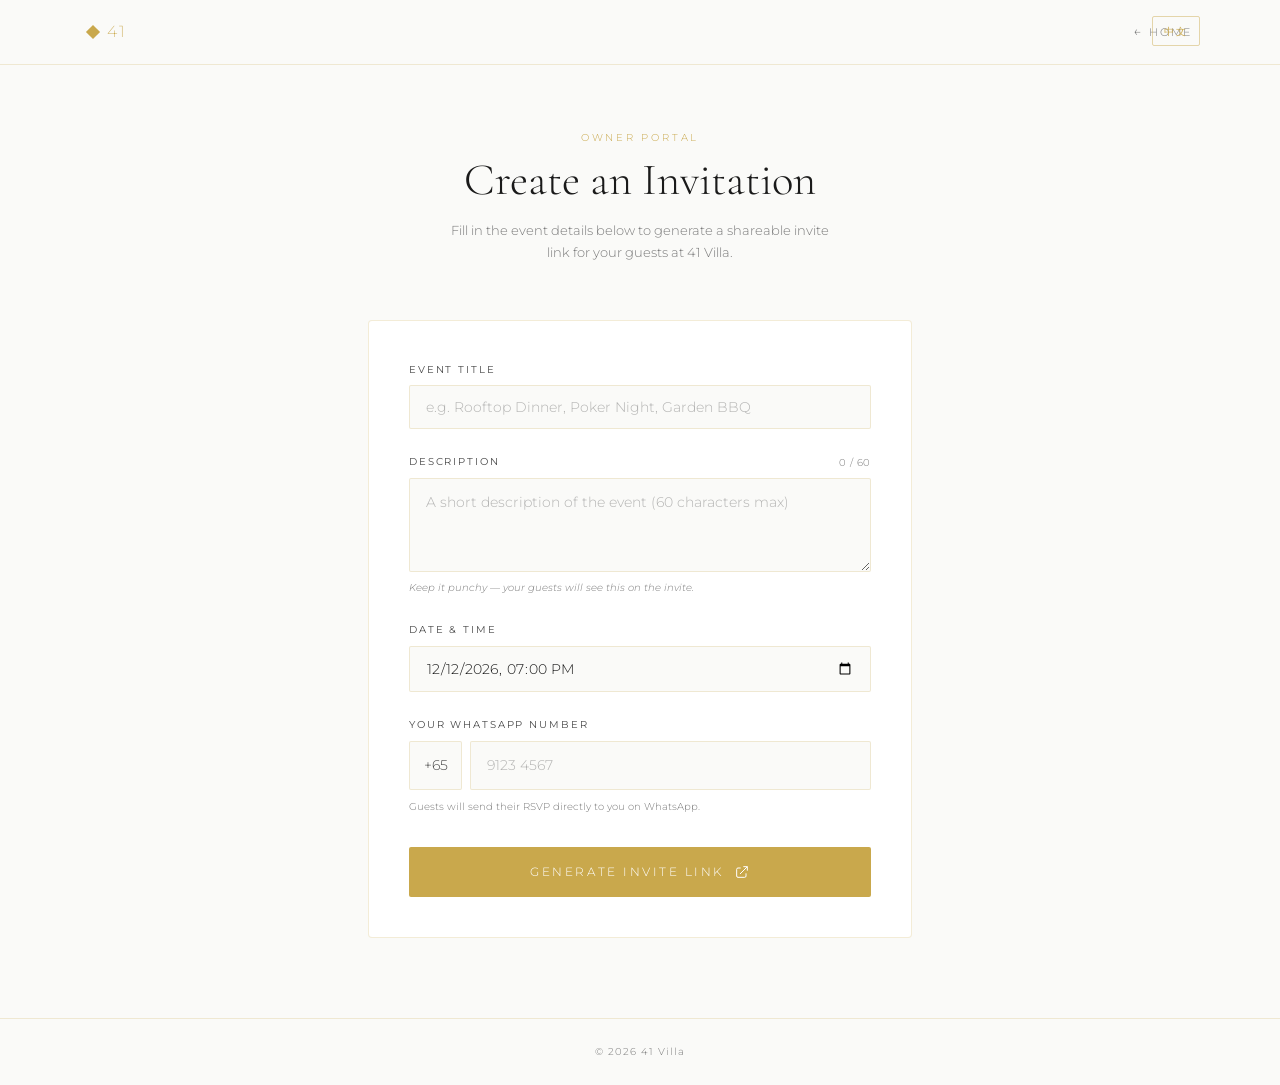
<file: host/index.html>
<!doctype html>
<html lang="en">
<head>
  <meta charset="utf-8" />
  <meta name="viewport" content="width=device-width, initial-scale=1" />
  <meta name="description" content="41 Villa — Create a private event invitation for your guests." />
  <title>Create Invitation — 41 Villa</title>

  <link rel="preconnect" href="https://fonts.googleapis.com" />
  <link rel="preconnect" href="https://fonts.gstatic.com" crossorigin />
  <link href="https://fonts.googleapis.com/css2?family=Cormorant+Garamond:ital,wght@0,200;0,300;1,200&family=Montserrat:wght@100;200;300;400&display=swap" rel="stylesheet" />

  <style>
    *, *::before, *::after { box-sizing: border-box; margin: 0; padding: 0; }

    :root {
      --gold:       #c9a84c;
      --gold-light: #e2c47a;
      --gold-dark:  #9e7d2e;
      --gold-faint: #f7f1e3;
      --white:      #ffffff;
      --off-white:  #fafaf8;
      --ink:        #1a1a1a;
      --ink-mid:    #4a4a4a;
      --ink-soft:   #7a7a7a;
      --border:     rgba(201,168,76,0.22);
      --font:       'Montserrat', system-ui, -apple-system, sans-serif;
      --ease-out:   cubic-bezier(0.22, 1, 0.36, 1);
    }

    html { scroll-behavior: smooth; }
    body {
      font-family: var(--font);
      background: var(--off-white);
      color: var(--ink);
      min-height: 100vh;
      -webkit-font-smoothing: antialiased;
      line-height: 1.7;
    }

    a { color: inherit; text-decoration: none; }
    img { display: block; max-width: 100%; }
    button { cursor: pointer; border: none; background: none; font: inherit; }

    /* ── NAV ── */
    .nav {
      position: sticky; top: 0; z-index: 50;
      background: rgba(250,250,248,0.95);
      backdrop-filter: blur(12px);
      -webkit-backdrop-filter: blur(12px);
      border-bottom: 1px solid var(--border);
    }
    .nav__inner {
      display: flex; align-items: center; justify-content: space-between;
      height: 64px; padding-inline: clamp(1.25rem,5vw,3rem);
      max-width: 1200px; margin-inline: auto;
    }
    .brand {
      display: flex; align-items: center; gap: 0.55rem;
      font-size: 1rem; font-weight: 200; letter-spacing: 0.15em;
      color: var(--gold);
    }
    .brand__diamond {
      width: 10px; height: 10px;
      background: var(--gold); transform: rotate(45deg); flex-shrink: 0;
    }
    .nav__back {
      font-size: 0.68rem; font-weight: 300; letter-spacing: 0.15em;
      text-transform: uppercase; color: var(--ink-soft);
      display: flex; align-items: center; gap: 0.4rem;
      transition: color 0.2s;
    }
    .nav__back:hover { color: var(--gold); }
    .nav__back-arrow { font-size: 0.85rem; }

    /* ── PAGE LAYOUT ── */
    .page {
      max-width: 640px; margin-inline: auto;
      padding: clamp(2rem,6vw,4rem) clamp(1.25rem,5vw,3rem) 5rem;
    }

    /* ── HEADER ── */
    .page-head { text-align: center; margin-bottom: clamp(2rem,5vw,3.5rem); }
    .eyebrow {
      font-size: 0.62rem; font-weight: 300; letter-spacing: 0.28em;
      text-transform: uppercase; color: var(--gold);
      display: block; margin-bottom: 0.6rem;
    }
    .page-title {
      font-family: 'Cormorant Garamond', Georgia, serif;
      font-size: clamp(1.8rem, 5vw, 2.8rem);
      font-weight: 200; line-height: 1.15; color: var(--ink);
      margin-bottom: 0.75rem;
    }
    .page-sub {
      font-size: 0.82rem; color: var(--ink-soft);
      font-weight: 300; max-width: 42ch; margin-inline: auto;
    }

    /* ── FORM CARD ── */
    .card {
      background: var(--white);
      border: 1px solid var(--border);
      border-radius: 4px;
      padding: clamp(1.5rem,4vw,2.5rem);
    }

    .form-group {
      display: flex; flex-direction: column; gap: 0.45rem;
      margin-bottom: 1.5rem;
    }
    .form-group:last-of-type { margin-bottom: 2rem; }

    label {
      font-size: 0.65rem; font-weight: 400; letter-spacing: 0.18em;
      text-transform: uppercase; color: var(--ink-mid);
    }

    .field-note {
      font-size: 0.65rem; color: var(--ink-soft); font-weight: 300;
    }

    input[type="text"],
    input[type="datetime-local"],
    input[type="tel"],
    textarea {
      width: 100%;
      padding: 0.75rem 1rem;
      border: 1px solid var(--border);
      border-radius: 2px;
      background: var(--off-white);
      font-family: var(--font);
      font-size: 0.88rem;
      font-weight: 300;
      color: var(--ink);
      outline: none;
      transition: border-color 0.25s, box-shadow 0.25s;
      -webkit-appearance: none;
    }
    input:focus, textarea:focus {
      border-color: var(--gold);
      box-shadow: 0 0 0 3px rgba(201,168,76,0.1);
    }
    input::placeholder, textarea::placeholder { color: rgba(74,74,74,0.4); }

    textarea { resize: vertical; min-height: 80px; line-height: 1.6; }

    .char-row {
      display: flex; justify-content: space-between; align-items: center;
    }
    .char-count {
      font-size: 0.64rem; color: var(--ink-soft); font-weight: 300; letter-spacing: 0.05em;
    }
    .char-count.is-warn { color: #e08c3a; }
    .char-count.is-over { color: #cc3333; }

    .field-hint {
      font-size: 0.65rem; color: var(--ink-soft); font-weight: 300; font-style: italic;
    }

    /* Phone prefix */
    .phone-row { display: flex; gap: 0.5rem; }
    .phone-prefix {
      padding: 0.75rem 0.85rem;
      border: 1px solid var(--border);
      border-radius: 2px;
      background: var(--off-white);
      font-family: var(--font); font-size: 0.88rem; font-weight: 300;
      color: var(--ink-mid); white-space: nowrap; flex-shrink: 0;
    }
    .phone-row input { flex: 1; }

    /* ── BUTTONS ── */
    .btn-primary {
      display: flex; align-items: center; justify-content: center; gap: 0.6rem;
      width: 100%; padding: 0.95rem 2rem;
      background: var(--gold); color: var(--white);
      font-size: 0.72rem; font-weight: 300; letter-spacing: 0.22em; text-transform: uppercase;
      border-radius: 2px;
      transition: background 0.3s, box-shadow 0.3s, transform 0.2s;
    }
    .btn-primary:hover {
      background: var(--gold-dark);
      box-shadow: 0 4px 20px rgba(201,168,76,0.35);
      transform: translateY(-1px);
    }
    .btn-primary:disabled {
      opacity: 0.5; cursor: not-allowed; transform: none; box-shadow: none;
    }

    /* ── RESULT BOX ── */
    .result {
      margin-top: 2rem;
      border: 1px solid var(--border);
      border-radius: 4px;
      background: var(--gold-faint);
      padding: 1.5rem;
      display: none;
    }
    .result.is-visible { display: block; }

    .result__label {
      font-size: 0.6rem; font-weight: 400; letter-spacing: 0.22em;
      text-transform: uppercase; color: var(--gold-dark);
      margin-bottom: 0.6rem;
    }

    .result__link-wrap {
      display: flex; gap: 0.5rem; align-items: stretch;
    }
    .result__link {
      flex: 1; padding: 0.7rem 0.9rem;
      border: 1px solid var(--border); border-radius: 2px;
      background: var(--white); font-size: 0.78rem; font-weight: 300;
      color: var(--ink-mid); word-break: break-all;
      line-height: 1.5;
    }
    .btn-copy {
      padding: 0.7rem 1rem;
      border: 1px solid var(--gold); border-radius: 2px;
      background: transparent;
      font-size: 0.68rem; font-weight: 300; letter-spacing: 0.15em; text-transform: uppercase;
      color: var(--gold); white-space: nowrap; flex-shrink: 0;
      transition: background 0.25s, color 0.25s;
    }
    .btn-copy:hover, .btn-copy.is-copied {
      background: var(--gold); color: var(--white);
    }

    .result__note {
      margin-top: 0.75rem;
      font-size: 0.68rem; color: var(--ink-soft); font-weight: 300; font-style: italic;
    }

    /* Preview card */
    .preview {
      margin-top: 1.5rem;
      border: 1px solid var(--border); border-radius: 4px;
      padding: 1.5rem; background: var(--white); display: none;
    }
    .preview.is-visible { display: block; }
    .preview__label {
      font-size: 0.6rem; font-weight: 400; letter-spacing: 0.22em;
      text-transform: uppercase; color: var(--ink-soft); margin-bottom: 1rem;
    }
    .preview__title {
      font-family: 'Cormorant Garamond', Georgia, serif;
      font-size: 1.4rem; font-weight: 200; color: var(--ink);
      margin-bottom: 0.4rem;
    }
    .preview__desc {
      font-size: 0.82rem; color: var(--ink-mid); font-weight: 300; margin-bottom: 0.75rem;
    }
    .preview__meta {
      font-size: 0.68rem; letter-spacing: 0.08em; color: var(--gold);
      display: flex; gap: 1.2rem; flex-wrap: wrap;
    }

    /* ── FOOTER ── */
    .footer {
      border-top: 1px solid var(--border); padding: 1.5rem;
      text-align: center;
    }
    .footer p {
      font-size: 0.65rem; color: var(--ink-soft); font-weight: 300; letter-spacing: 0.1em;
    }

    @media (max-width: 400px) {
      .result__link-wrap { flex-direction: column; }
    }
  </style>
</head>
<body>

  <header class="nav">
    <div class="nav__inner">
      <a class="brand" href="../">
        <span class="brand__diamond" aria-hidden="true"></span>
        <span>41</span>
      </a>
      <a class="nav__back" href="../">
        <span class="nav__back-arrow" aria-hidden="true">&#8592;</span>
        <span data-i18n="host.back">Home</span>
      </a>
    </div>
  </header>

  <main class="page" role="main">
    <div class="page-head">
      <span class="eyebrow" data-i18n="host.eyebrow">Owner Portal</span>
      <h1 class="page-title" data-i18n="host.title">Create an Invitation</h1>
      <p class="page-sub" data-i18n="host.sub">
        Fill in the event details below to generate a shareable invite link
        for your guests at 41 Villa.
      </p>
    </div>

    <div class="card">
      <form id="hostForm" novalidate>

        <!-- Title -->
        <div class="form-group">
          <label for="eventTitle" data-i18n="host.label.title">Event Title</label>
          <input type="text" id="eventTitle" name="eventTitle"
                 placeholder="e.g. Rooftop Dinner, Poker Night, Garden BBQ" data-i18n-placeholder="host.ph.title"
                 maxlength="80" autocomplete="off" required />
        </div>

        <!-- Description -->
        <div class="form-group">
          <div class="char-row">
            <label for="eventDesc" data-i18n="host.label.desc">Description</label>
            <span class="char-count" id="charCount">0 / 60</span>
          </div>
          <textarea id="eventDesc" name="eventDesc"
                    placeholder="A short description of the event (60 characters max)" data-i18n-placeholder="host.ph.desc"
                    maxlength="60" rows="3" required></textarea>
          <p class="field-hint" data-i18n="host.hint.desc">Keep it punchy — your guests will see this on the invite.</p>
        </div>

        <!-- Date & Time -->
        <div class="form-group">
          <label for="eventDate" data-i18n="host.label.date">Date &amp; Time</label>
          <input type="datetime-local" id="eventDate" name="eventDate" required />
        </div>

        <!-- Mobile -->
        <div class="form-group">
          <label for="eventPhone" data-i18n="host.label.phone">Your WhatsApp Number</label>
          <div class="phone-row">
            <span class="phone-prefix">+65</span>
            <input type="tel" id="eventPhone" name="eventPhone"
                   placeholder="9123 4567"
                   maxlength="12" autocomplete="tel" required />
          </div>
          <p class="field-note" data-i18n="host.note.phone">Guests will send their RSVP directly to you on WhatsApp.</p>
        </div>

        <button type="submit" class="btn-primary" id="generateBtn">
          <span data-i18n="host.btn.generate">Generate Invite Link</span>
          <svg width="16" height="16" viewBox="0 0 24 24" fill="none"
               stroke="currentColor" stroke-width="1.5" aria-hidden="true">
            <path d="M10 6H6a2 2 0 00-2 2v10a2 2 0 002 2h10a2 2 0 002-2v-4"/>
            <path d="M14 4h6v6M20 4L9 15"/>
          </svg>
        </button>
      </form>

      <!-- Result -->
      <div class="result" id="resultBox">
        <p class="result__label" data-i18n="host.result.label">Your Invite Link</p>
        <div class="result__link-wrap">
          <span class="result__link" id="resultLink"></span>
          <button class="btn-copy" id="copyBtn" type="button" data-i18n="host.btn.copy">Copy</button>
        </div>
        <p class="result__note" data-i18n="host.result.note">
          Share this link with your guests. They will see the event details
          along with a map, calendar button, and RSVP via WhatsApp.
        </p>
      </div>
    </div>

    <!-- Live Preview -->
    <div class="preview" id="previewBox">
      <p class="preview__label" data-i18n="host.preview.label">Preview</p>
      <p class="preview__title" id="pvTitle">—</p>
      <p class="preview__desc" id="pvDesc"></p>
      <div class="preview__meta">
        <span id="pvDate"></span>
      </div>
    </div>
  </main>

  <footer class="footer">
    <p>&copy; <span id="hostYear"></span> <span data-i18n="host.footer">41 Villa</span></p>
  </footer>

  <script>
  (function () {
    'use strict';

    var y = document.getElementById('hostYear');
    if (y) y.textContent = String(new Date().getFullYear());

    /* ── CHAR COUNTER ── */
    var descEl     = document.getElementById('eventDesc');
    var charCount  = document.getElementById('charCount');
    var MAX_CHARS  = 60;

    function updateCount() {
      var n = descEl.value.length;
      charCount.textContent = n + ' / ' + MAX_CHARS;
      charCount.className   = 'char-count' +
        (n > MAX_CHARS      ? ' is-over' :
         n > MAX_CHARS - 10 ? ' is-warn' : '');
    }

    descEl.addEventListener('input', updateCount);
    updateCount();

    /* ── LIVE PREVIEW ── */
    var titleEl   = document.getElementById('eventTitle');
    var dateEl    = document.getElementById('eventDate');
    var previewBox = document.getElementById('previewBox');
    var pvTitle   = document.getElementById('pvTitle');
    var pvDesc    = document.getElementById('pvDesc');
    var pvDate    = document.getElementById('pvDate');

    function updatePreview() {
      var t = titleEl.value.trim();
      var d = descEl.value.trim();
      var dt = dateEl.value;

      if (!t && !d && !dt) {
        previewBox.classList.remove('is-visible');
        return;
      }

      previewBox.classList.add('is-visible');
      pvTitle.textContent = t || '—';
      pvDesc.textContent  = d;
      if (dt) {
        var date = new Date(dt);
        pvDate.textContent = date.toLocaleString('en-SG', {
          weekday: 'long', year: 'numeric', month: 'long',
          day: 'numeric', hour: '2-digit', minute: '2-digit'
        });
      } else {
        pvDate.textContent = '';
      }
    }

    [titleEl, descEl, dateEl].forEach(function (el) {
      el.addEventListener('input', updatePreview);
    });

    /* ── SET DEFAULT DATETIME (next weekend at 7 pm) ── */
    (function setDefaultDate() {
      var now = new Date();
      var day = now.getDay(); // 0=Sun, 6=Sat
      var daysUntilSat = (6 - day + 7) % 7 || 7;
      var sat = new Date(now);
      sat.setDate(now.getDate() + daysUntilSat);
      sat.setHours(19, 0, 0, 0);
      // Format as datetime-local value
      var pad = function (n) { return String(n).padStart(2, '0'); };
      dateEl.value = sat.getFullYear() + '-' +
        pad(sat.getMonth() + 1) + '-' +
        pad(sat.getDate())      + 'T' +
        pad(sat.getHours())     + ':' +
        pad(sat.getMinutes());
    }());

    /* ── FORM SUBMIT ── */
    var form      = document.getElementById('hostForm');
    var resultBox = document.getElementById('resultBox');
    var resultLink = document.getElementById('resultLink');
    var copyBtn   = document.getElementById('copyBtn');

    form.addEventListener('submit', function (e) {
      e.preventDefault();

      var title = titleEl.value.trim();
      var desc  = descEl.value.trim();
      var dt    = dateEl.value;
      var phone = document.getElementById('eventPhone').value.trim().replace(/\D/g, '');

      if (!title) { titleEl.focus(); return; }
      if (!desc)  { descEl.focus();  return; }
      if (!dt)    { dateEl.focus();  return; }
      if (!phone) { document.getElementById('eventPhone').focus(); return; }

      // Encode payload as base64 JSON
      var payload = {
        t: title,
        d: desc,
        dt: dt,
        p: '65' + phone   // prepend SG country code
      };

      var encoded = btoa(unescape(encodeURIComponent(JSON.stringify(payload))));
      var url = window.location.origin + '/invite/?d=' + encoded;

      resultLink.textContent = url;
      resultBox.classList.add('is-visible');
      resultBox.scrollIntoView({ behavior: 'smooth', block: 'nearest' });
    });

    /* ── COPY BUTTON ── */
    copyBtn.addEventListener('click', function () {
      var text = resultLink.textContent;
      if (!text) return;

      var labelCopy   = (localStorage.getItem('villa41-lang') === 'zh') ? '复制' : 'Copy';
      var labelCopied = (localStorage.getItem('villa41-lang') === 'zh') ? '已复制！' : 'Copied!';

      if (navigator.clipboard && navigator.clipboard.writeText) {
        navigator.clipboard.writeText(text).then(function () {
          copyBtn.textContent = labelCopied;
          copyBtn.classList.add('is-copied');
          setTimeout(function () {
            copyBtn.textContent = labelCopy;
            copyBtn.classList.remove('is-copied');
          }, 2000);
        }).catch(function () { fallbackCopy(text); });
      } else {
        fallbackCopy(text);
      }
    });

    function fallbackCopy(text) {
      var labelCopy   = (localStorage.getItem('villa41-lang') === 'zh') ? '复制' : 'Copy';
      var labelCopied = (localStorage.getItem('villa41-lang') === 'zh') ? '已复制！' : 'Copied!';
      var ta = document.createElement('textarea');
      ta.value = text;
      ta.style.position = 'fixed';
      ta.style.left = '-9999px';
      document.body.appendChild(ta);
      ta.select();
      try { document.execCommand('copy'); } catch (err) {}
      document.body.removeChild(ta);
      copyBtn.textContent = labelCopied;
      copyBtn.classList.add('is-copied');
      setTimeout(function () {
        copyBtn.textContent = labelCopy;
        copyBtn.classList.remove('is-copied');
      }, 2000);
    }

  }());
  </script>
  <script src="../i18n.js"></script>
</body>
</html>
</file>
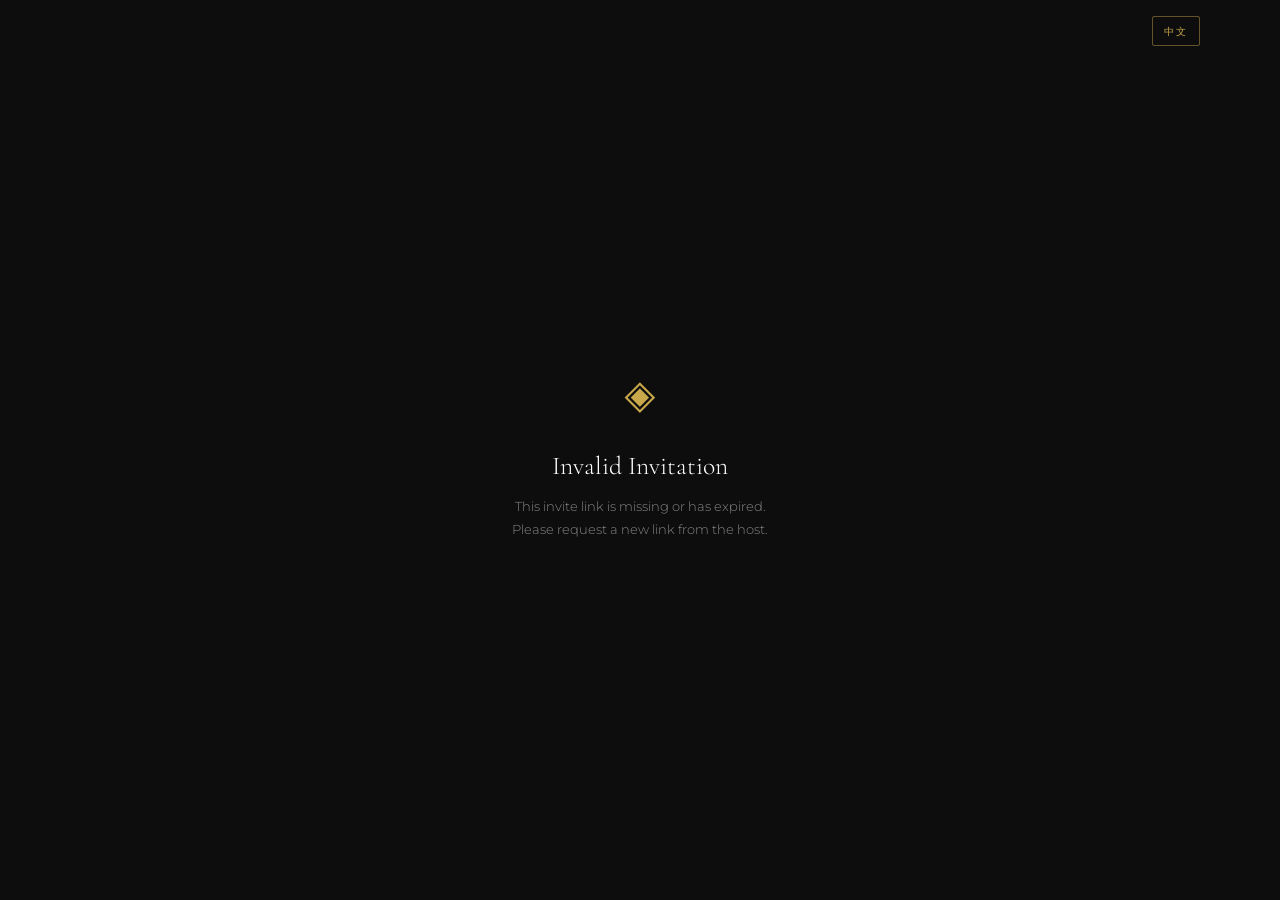
<file: invite/index.html>
<!doctype html>
<html lang="en">
<head>
  <meta charset="utf-8" />
  <meta name="viewport" content="width=device-width, initial-scale=1" />
  <meta name="description" content="You're invited — 41 Villa" />
  <title>You're Invited — 41 Villa</title>

  <link rel="preconnect" href="https://fonts.googleapis.com" />
  <link rel="preconnect" href="https://fonts.gstatic.com" crossorigin />
  <link href="https://fonts.googleapis.com/css2?family=Cormorant+Garamond:ital,wght@0,200;0,300;0,400;1,200;1,300;1,400&family=Montserrat:wght@100;200;300;400&display=swap" rel="stylesheet" />

  <style>
    *, *::before, *::after { box-sizing: border-box; margin: 0; padding: 0; }

    :root {
      --gold:       #c9a84c;
      --gold-light: #e2c47a;
      --gold-dark:  #9e7d2e;
      --gold-faint: #f7f1e3;
      --white:      #ffffff;
      --off-white:  #fafaf8;
      --ink:        #1a1a1a;
      --ink-mid:    #4a4a4a;
      --ink-soft:   #7a7a7a;
      --border:     rgba(201,168,76,0.22);
      --font:       'Montserrat', system-ui, -apple-system, sans-serif;
      --ease-out:   cubic-bezier(0.22, 1, 0.36, 1);
    }

    html { scroll-behavior: smooth; }
    body {
      font-family: var(--font);
      background: #0d0d0d;
      color: var(--white);
      min-height: 100vh;
      -webkit-font-smoothing: antialiased;
      line-height: 1.7;
      overflow-x: hidden;
    }

    a { color: inherit; text-decoration: none; }
    button { cursor: pointer; border: none; background: none; font: inherit; }
    img { display: block; max-width: 100%; }

    /* ── BACKGROUND ── */
    .bg-image {
      position: fixed; inset: 0; z-index: 0;
      background-image: url('https://sg1-cdn.pgimgs.com/listing/500083416/UPHO.159113444.V800/Neoclassical-Detached-Home-East-Coast-Marine-Parade-Singapore.jpg');
      background-size: cover; background-position: center;
      filter: brightness(0.22) saturate(0.6);
    }
    .bg-scrim {
      position: fixed; inset: 0; z-index: 1;
      background: linear-gradient(
        to bottom,
        rgba(13,13,13,0.5) 0%,
        rgba(13,13,13,0.2) 40%,
        rgba(13,13,13,0.85) 100%
      );
    }

    /* ── ERROR STATE ── */
    #errorState {
      position: fixed; inset: 0; z-index: 100;
      display: none; flex-direction: column;
      align-items: center; justify-content: center;
      text-align: center; padding: 2rem;
      background: #0d0d0d;
    }
    #errorState.is-visible { display: flex; }
    .error-icon { font-size: 2.5rem; color: var(--gold); margin-bottom: 1rem; }
    .error-title {
      font-family: 'Cormorant Garamond', Georgia, serif;
      font-size: 1.6rem; font-weight: 200; color: var(--white);
      margin-bottom: 0.5rem;
    }
    .error-msg { font-size: 0.82rem; color: rgba(255,255,255,0.5); font-weight: 300; }

    /* ── CONTENT ── */
    .page {
      position: relative; z-index: 2;
      min-height: 100vh;
      display: flex; flex-direction: column;
      align-items: center; justify-content: flex-start;
      padding: clamp(3rem,8vw,6rem) clamp(1.25rem,5vw,3rem) 5rem;
    }

    /* Estate brand */
    .brand {
      display: flex; align-items: center; gap: 0.55rem;
      font-size: 0.82rem; font-weight: 200; letter-spacing: 0.25em;
      color: var(--gold); text-transform: uppercase;
      margin-bottom: clamp(2.5rem,6vw,4rem);
      opacity: 0; animation: fadeIn 1s var(--ease-out) 0.2s forwards;
    }
    .brand__diamond {
      width: 8px; height: 8px; background: var(--gold);
      transform: rotate(45deg); flex-shrink: 0;
    }

    /* ── INVITE CARD ── */
    .invite-card {
      width: 100%; max-width: 520px;
      background: rgba(255,255,255,0.04);
      border: 1px solid rgba(201,168,76,0.2);
      border-radius: 4px;
      backdrop-filter: blur(16px);
      -webkit-backdrop-filter: blur(16px);
      overflow: hidden;
      opacity: 0; animation: slideUp 1s var(--ease-out) 0.5s forwards;
    }

    /* Card top accent */
    .card__accent {
      height: 2px;
      background: linear-gradient(90deg, transparent, var(--gold), transparent);
    }

    .card__body { padding: clamp(1.75rem,4vw,2.5rem); }

    /* Kicker */
    .card__kicker {
      font-size: 0.6rem; font-weight: 300; letter-spacing: 0.3em;
      text-transform: uppercase; color: var(--gold-light);
      display: flex; align-items: center; gap: 0.5rem;
      margin-bottom: 1.25rem;
    }
    .card__kicker::before {
      content: ''; display: block;
      width: 6px; height: 6px; background: var(--gold-light);
      border-radius: 50%; flex-shrink: 0;
    }

    /* Title */
    .card__title {
      font-family: 'Cormorant Garamond', Georgia, serif;
      font-size: clamp(1.75rem, 5vw, 2.8rem);
      font-weight: 200; line-height: 1.15; color: var(--white);
      margin-bottom: 0.75rem;
    }

    /* Description */
    .card__desc {
      font-size: clamp(0.82rem, 1.5vw, 0.92rem);
      color: rgba(255,255,255,0.65); font-weight: 300; line-height: 1.75;
      margin-bottom: 1.5rem;
    }

    /* Divider */
    .card__divider {
      width: 100%; height: 1px;
      background: rgba(201,168,76,0.15);
      margin-bottom: 1.5rem;
    }

    /* Date meta */
    .card__meta {
      display: flex; flex-direction: column; gap: 0.6rem;
      margin-bottom: 1.5rem;
    }
    .meta-row {
      display: flex; align-items: flex-start; gap: 0.75rem;
    }
    .meta-icon {
      width: 18px; height: 18px; flex-shrink: 0;
      color: var(--gold); opacity: 0.85;
      margin-top: 1px;
    }
    .meta-label {
      font-size: 0.6rem; letter-spacing: 0.18em;
      text-transform: uppercase; color: rgba(255,255,255,0.35);
      font-weight: 300; margin-bottom: 0.1rem;
    }
    .meta-value {
      font-size: 0.88rem; color: rgba(255,255,255,0.82);
      font-weight: 300;
    }

    /* ── ACTION BUTTONS ── */
    .actions {
      width: 100%; max-width: 520px;
      display: flex; flex-direction: column; gap: 0.75rem;
      margin-top: 1.25rem;
      opacity: 0; animation: slideUp 1s var(--ease-out) 0.9s forwards;
    }

    .btn {
      display: flex; align-items: center; justify-content: center; gap: 0.65rem;
      padding: 0.9rem 1.5rem;
      border-radius: 2px;
      font-size: 0.72rem; font-weight: 300; letter-spacing: 0.2em; text-transform: uppercase;
      transition: background 0.3s, box-shadow 0.3s, transform 0.2s, border-color 0.3s;
    }
    .btn svg { flex-shrink: 0; }
    .btn:hover { transform: translateY(-1px); }

    .btn-rsvp {
      background: #25D366; color: var(--white); border: 1px solid #25D366;
    }
    .btn-rsvp:hover { background: #1da853; border-color: #1da853; box-shadow: 0 4px 16px rgba(37,211,102,0.3); }

    .btn-maps {
      background: transparent; color: var(--white);
      border: 1px solid rgba(255,255,255,0.2);
    }
    .btn-maps:hover { border-color: rgba(255,255,255,0.45); background: rgba(255,255,255,0.05); }

    .btn-gcal {
      background: transparent; color: var(--white);
      border: 1px solid rgba(255,255,255,0.2);
    }
    .btn-gcal:hover { border-color: #4285F4; background: rgba(66,133,244,0.08); }

    .btn-acal {
      background: transparent; color: var(--white);
      border: 1px solid rgba(255,255,255,0.2);
    }
    .btn-acal:hover { border-color: rgba(255,255,255,0.45); background: rgba(255,255,255,0.05); }

    /* ── FOOTER BRAND ── */
    .footer-brand {
      margin-top: clamp(2.5rem,6vw,4rem);
      text-align: center;
      opacity: 0; animation: fadeIn 1s var(--ease-out) 1.3s forwards;
    }
    .footer-brand p {
      font-size: 0.58rem; letter-spacing: 0.2em; text-transform: uppercase;
      color: rgba(255,255,255,0.2); font-weight: 300;
    }
    .footer-brand a {
      color: rgba(201,168,76,0.5); transition: color 0.2s;
    }
    .footer-brand a:hover { color: var(--gold); }

    /* ── ANIMATIONS ── */
    @keyframes fadeIn  { from { opacity: 0; } to { opacity: 1; } }
    @keyframes slideUp {
      from { opacity: 0; transform: translateY(20px); }
      to   { opacity: 1; transform: translateY(0); }
    }
  </style>
</head>
<body>

  <div class="bg-image" aria-hidden="true"></div>
  <div class="bg-scrim" aria-hidden="true"></div>

  <!-- Error state (shown when no valid data) -->
  <div id="errorState" role="alert" aria-live="polite">
    <div class="error-icon" aria-hidden="true">◈</div>
    <h1 class="error-title" data-i18n="inv.error.title">Invalid Invitation</h1>
    <p class="error-msg" data-i18n="inv.error.msg">This invite link is missing or has expired.<br>Please request a new link from the host.</p>
  </div>

  <main class="page" id="invitePage" role="main" style="display:none">

    <a class="brand" href="../" aria-label="41 Villa — return home">
      <span class="brand__diamond" aria-hidden="true"></span>
      <span>41 Villa</span>
    </a>

    <article class="invite-card" id="inviteCard">
      <div class="card__accent" aria-hidden="true"></div>
      <div class="card__body">
        <p class="card__kicker" data-i18n="inv.kicker">You are invited</p>
        <h1 class="card__title" id="cardTitle">—</h1>
        <p class="card__desc" id="cardDesc"></p>
        <div class="card__divider" aria-hidden="true"></div>
        <div class="card__meta">
          <!-- Date -->
          <div class="meta-row">
            <svg class="meta-icon" viewBox="0 0 24 24" fill="none"
                 stroke="currentColor" stroke-width="1.5" aria-hidden="true">
              <rect x="3" y="4" width="18" height="18" rx="2"/>
              <path d="M16 2v4M8 2v4M3 10h18"/>
            </svg>
            <div>
              <p class="meta-label" data-i18n="inv.meta.date">Date &amp; Time</p>
              <p class="meta-value" id="cardDate">—</p>
            </div>
          </div>
          <!-- Location -->
          <div class="meta-row">
            <svg class="meta-icon" viewBox="0 0 24 24" fill="none"
                 stroke="currentColor" stroke-width="1.5" aria-hidden="true">
              <path d="M12 2C8.13 2 5 5.13 5 9c0 5.25 7 13 7 13s7-7.75 7-13c0-3.87-3.13-7-7-7z"/>
              <circle cx="12" cy="9" r="2.5"/>
            </svg>
            <div>
              <p class="meta-label" data-i18n="inv.meta.venue">Venue</p>
              <p class="meta-value" data-i18n="inv.venue.addr">41 Villa — 41 Lorong H Telok Kurau, Singapore 426034</p>
            </div>
          </div>
        </div>
      </div>
    </article>

    <!-- Action Buttons -->
    <div class="actions" id="actionsGroup" role="group" aria-label="Event actions">

      <!-- RSVP via WhatsApp -->
      <a class="btn btn-rsvp" id="btnRsvp" href="#" target="_blank" rel="noopener noreferrer">
        <svg width="18" height="18" viewBox="0 0 24 24" fill="currentColor" aria-hidden="true">
          <path d="M17.472 14.382c-.297-.149-1.758-.867-2.03-.967-.273-.099-.471-.148-.67.15-.197.297-.767.966-.94 1.164-.173.199-.347.223-.644.075-.297-.15-1.255-.463-2.39-1.475-.883-.788-1.48-1.761-1.653-2.059-.173-.297-.018-.458.13-.606.134-.133.298-.347.446-.52.149-.174.198-.298.298-.497.099-.198.05-.371-.025-.52-.075-.149-.669-1.612-.916-2.207-.242-.579-.487-.5-.669-.51-.173-.008-.371-.01-.57-.01-.198 0-.52.074-.792.372-.272.297-1.04 1.016-1.04 2.479 0 1.462 1.065 2.875 1.213 3.074.149.198 2.096 3.2 5.077 4.487.709.306 1.262.489 1.694.625.712.227 1.36.195 1.871.118.571-.085 1.758-.719 2.006-1.413.248-.694.248-1.289.173-1.413-.074-.124-.272-.198-.57-.347z"/>
          <path d="M12 0C5.373 0 0 5.373 0 12c0 2.136.564 4.14 1.543 5.871L.057 23.686a.5.5 0 00.614.634l5.985-1.578A11.94 11.94 0 0012 24c6.627 0 12-5.373 12-12S18.627 0 12 0zm0 21.917a9.893 9.893 0 01-5.04-1.377l-.361-.214-3.742.987 1.003-3.658-.235-.374A9.862 9.862 0 012.083 12C2.083 6.514 6.514 2.083 12 2.083S21.917 6.514 21.917 12 17.486 21.917 12 21.917z"/>
        </svg>
        <span data-i18n="inv.btn.rsvp">RSVP via WhatsApp</span>
      </a>

      <!-- Google Maps -->
      <a class="btn btn-maps" id="btnMaps"
         href="https://maps.google.com/?q=41+Lorong+H+Telok+Kurau,+Singapore+426034"
         target="_blank" rel="noopener noreferrer">
        <svg width="18" height="18" viewBox="0 0 24 24" fill="none"
             stroke="currentColor" stroke-width="1.5" aria-hidden="true">
          <path d="M12 2C8.13 2 5 5.13 5 9c0 5.25 7 13 7 13s7-7.75 7-13c0-3.87-3.13-7-7-7z"/>
          <circle cx="12" cy="9" r="2.5"/>
        </svg>
        <span data-i18n="inv.btn.maps">View on Google Maps</span>
      </a>

      <!-- Google Calendar -->
      <a class="btn btn-gcal" id="btnGCal" href="#" target="_blank" rel="noopener noreferrer">
        <svg width="18" height="18" viewBox="0 0 24 24" fill="none"
             stroke="currentColor" stroke-width="1.5" aria-hidden="true">
          <rect x="3" y="4" width="18" height="18" rx="2"/>
          <path d="M16 2v4M8 2v4M3 10h18"/>
          <path d="M8 14h2v2H8z"/>
        </svg>
        <span data-i18n="inv.btn.gcal">Add to Google Calendar</span>
      </a>

      <!-- Apple Calendar -->
      <a class="btn btn-acal" id="btnACal" href="#" download="invite.ics">
        <svg width="18" height="18" viewBox="0 0 24 24" fill="none"
             stroke="currentColor" stroke-width="1.5" aria-hidden="true">
          <rect x="3" y="4" width="18" height="18" rx="2"/>
          <path d="M16 2v4M8 2v4M3 10h18"/>
          <circle cx="12" cy="16" r="1"/>
        </svg>
        <span data-i18n="inv.btn.acal">Add to Apple Calendar</span>
      </a>
    </div>

    <div class="footer-brand">
      <p>
        <span data-i18n="inv.footer">Hosted at <a href="../specifications/">41 Villa</a>
        &nbsp;·&nbsp; Singapore</span>
      </p>
    </div>

  </main>

  <script>
  (function () {
    'use strict';

    /* ── PARSE URL DATA ── */
    function getPayload() {
      var search = window.location.search;
      var params = new URLSearchParams(search);
      var raw = params.get('d');
      if (!raw) return null;
      try {
        var decoded = decodeURIComponent(escape(atob(raw)));
        return JSON.parse(decoded);
      } catch (e) {
        return null;
      }
    }

    var payload = getPayload();

    if (!payload || !payload.t || !payload.dt) {
      document.getElementById('errorState').classList.add('is-visible');
      return;
    }

    /* ── SHOW PAGE ── */
    document.getElementById('invitePage').style.display = 'flex';

    /* ── POPULATE CARD ── */
    document.getElementById('cardTitle').textContent = payload.t;
    document.getElementById('cardDesc').textContent  = payload.d || '';

    var eventDate = new Date(payload.dt);
    var dateStr   = eventDate.toLocaleString('en-SG', {
      weekday: 'long', year: 'numeric', month: 'long',
      day: 'numeric', hour: '2-digit', minute: '2-digit'
    });
    document.getElementById('cardDate').textContent = dateStr;

    /* ── PAGE TITLE ── */
    document.title = payload.t + ' — 41 Villa';

    /* ── WHATSAPP RSVP ── */
    var phone = payload.p || '6583999686';
    // Sanitize: digits only
    phone = phone.replace(/\D/g, '');

    var waMsg = 'Hi! I received your invite to "' + payload.t + '" at 41 Villa on ' +
                dateStr + '. I\u2019d love to attend — please count me in! 🎉';
    var waUrl = 'https://wa.me/' + phone + '?text=' + encodeURIComponent(waMsg);
    document.getElementById('btnRsvp').setAttribute('href', waUrl);

    /* ── GOOGLE CALENDAR ── */
    function toGCalDate(d) {
      // Format: YYYYMMDDTHHmmss (local)
      var pad = function (n) { return String(n).padStart(2, '0'); };
      return d.getFullYear() +
        pad(d.getMonth() + 1) +
        pad(d.getDate()) + 'T' +
        pad(d.getHours()) +
        pad(d.getMinutes()) + '00';
    }

    var endDate = new Date(eventDate.getTime() + 3 * 60 * 60 * 1000); // +3 hours
    var gcalUrl = 'https://www.google.com/calendar/render?action=TEMPLATE' +
      '&text=' + encodeURIComponent(payload.t) +
      '&dates=' + toGCalDate(eventDate) + '/' + toGCalDate(endDate) +
      '&details=' + encodeURIComponent((payload.d || '') + '\n\nHosted at 41 Villa, 41 Lorong H Telok Kurau, Singapore 426034.') +
      '&location=' + encodeURIComponent('41 Villa, 41 Lorong H Telok Kurau, Singapore 426034') +
      '&sf=true&output=xml';
    document.getElementById('btnGCal').setAttribute('href', gcalUrl);

    /* ── APPLE CALENDAR (.ics) ── */
    function toICSDate(d) {
      var pad = function (n) { return String(n).padStart(2, '0'); };
      // Convert to UTC for ICS
      return d.getUTCFullYear() +
        pad(d.getUTCMonth() + 1) +
        pad(d.getUTCDate()) + 'T' +
        pad(d.getUTCHours()) +
        pad(d.getUTCMinutes()) + '00Z';
    }

    var uid = 'event-' + Date.now() + '@41villa.com';
    var icsContent = [
      'BEGIN:VCALENDAR',
      'VERSION:2.0',
      'PRODID:-//41 Villa//EN',
      'CALSCALE:GREGORIAN',
      'METHOD:PUBLISH',
      'BEGIN:VEVENT',
      'UID:' + uid,
      'DTSTAMP:' + toICSDate(new Date()),
      'DTSTART:' + toICSDate(eventDate),
      'DTEND:'   + toICSDate(endDate),
      'SUMMARY:' + (payload.t || '').replace(/,/g, '\\,'),
      'DESCRIPTION:' + ((payload.d || '') + ' — 41 Villa, 41 Lorong H Telok Kurau, Singapore 426034').replace(/,/g, '\\,').replace(/\n/g, '\\n'),
      'LOCATION:41 Villa\\, 41 Lorong H Telok Kurau\\, Singapore 426034',
      'STATUS:CONFIRMED',
      'TRANSP:OPAQUE',
      'END:VEVENT',
      'END:VCALENDAR'
    ].join('\r\n');

    var icsBlob = new Blob([icsContent], { type: 'text/calendar;charset=utf-8' });
    var icsUrl  = URL.createObjectURL(icsBlob);
    var acalBtn = document.getElementById('btnACal');
    acalBtn.setAttribute('href', icsUrl);
    acalBtn.setAttribute('download', (payload.t || 'invite').replace(/[^a-z0-9]/gi, '_') + '.ics');

  }());
  </script>
  <script src="../i18n.js"></script>
</body>
</html>
</file>
